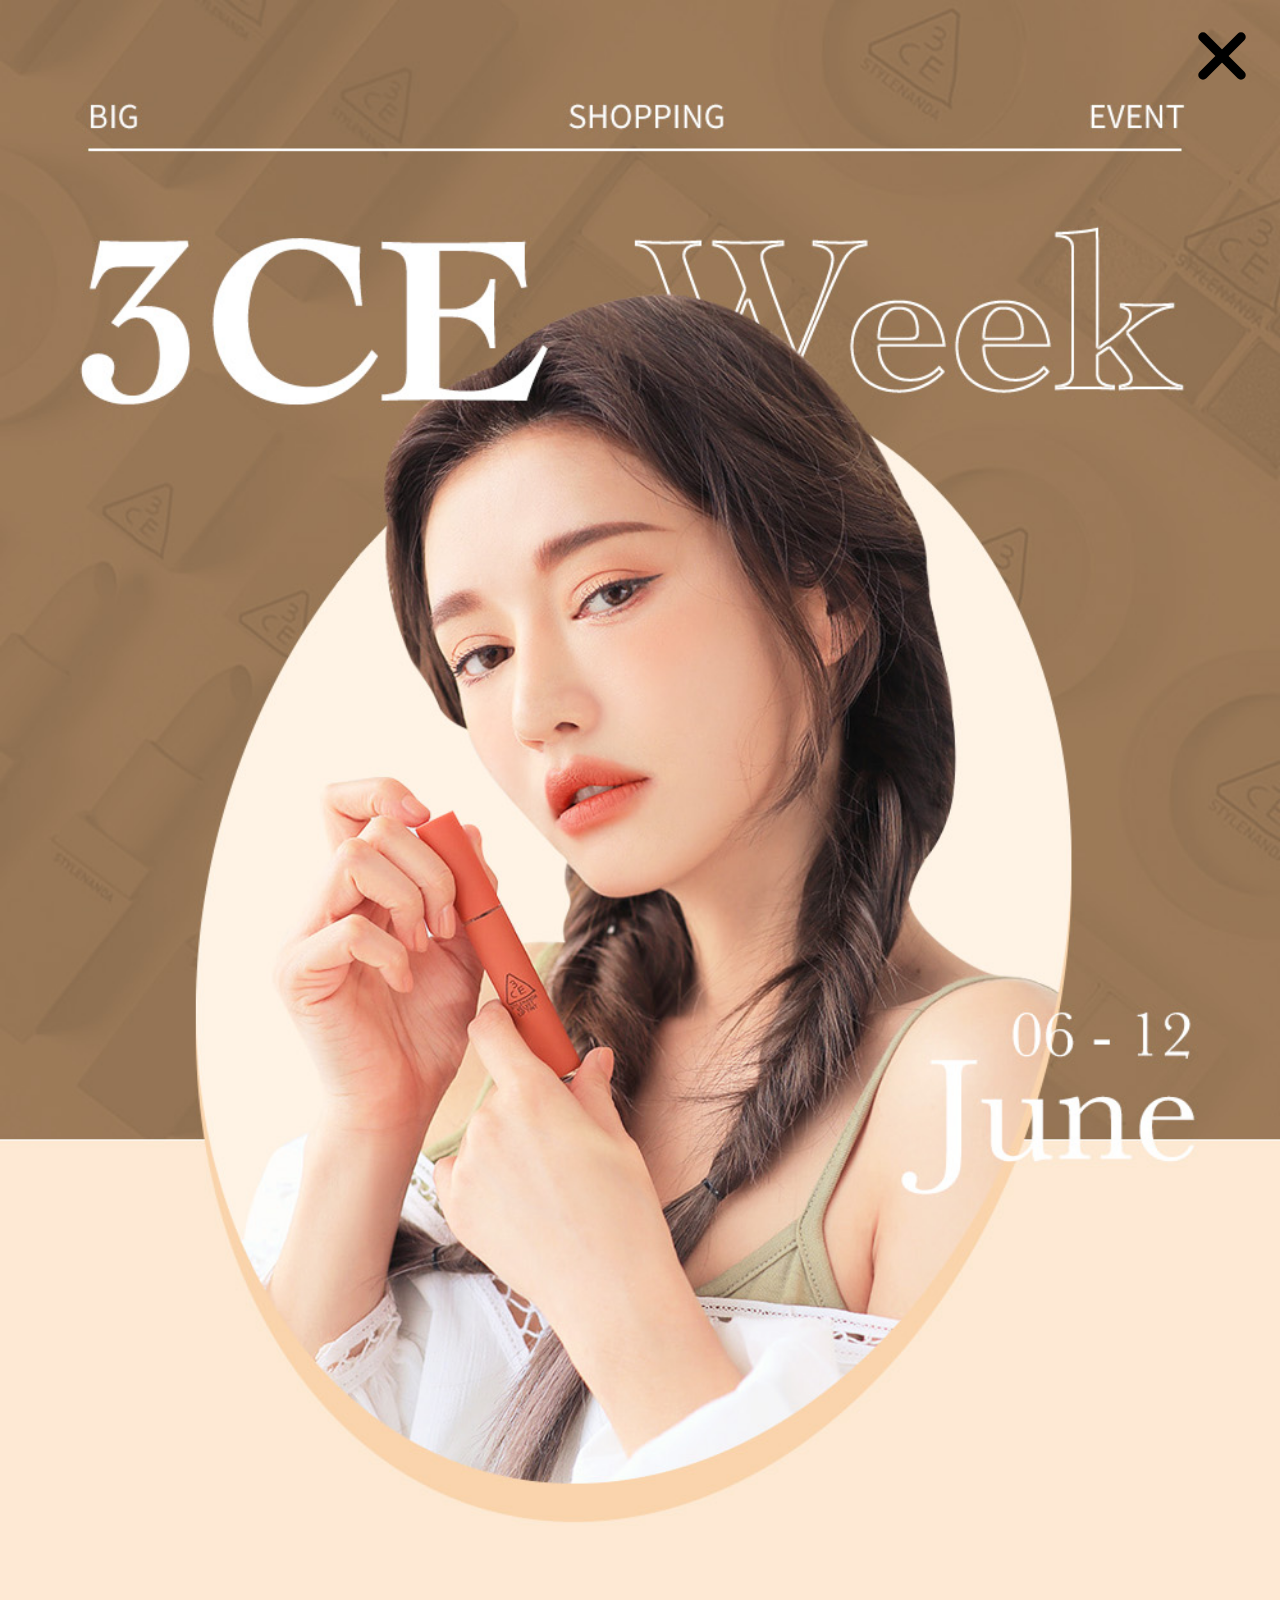
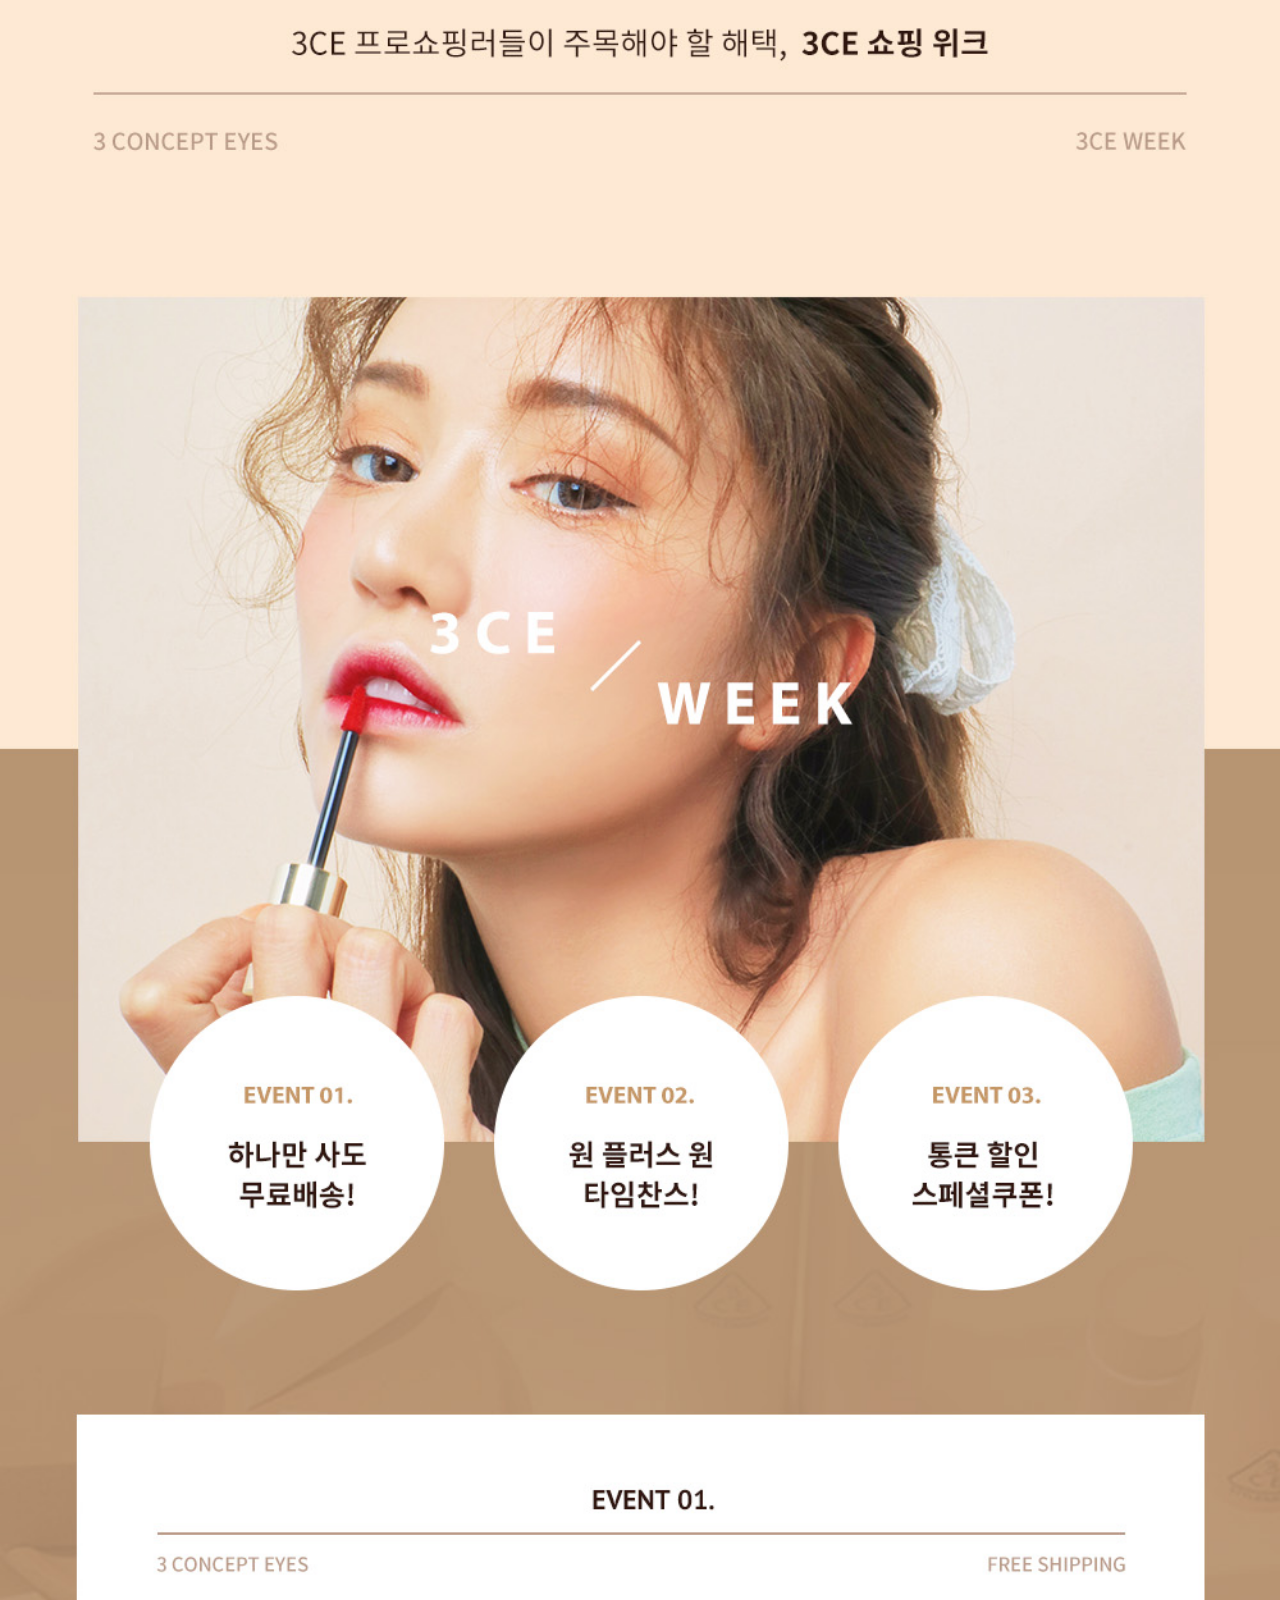
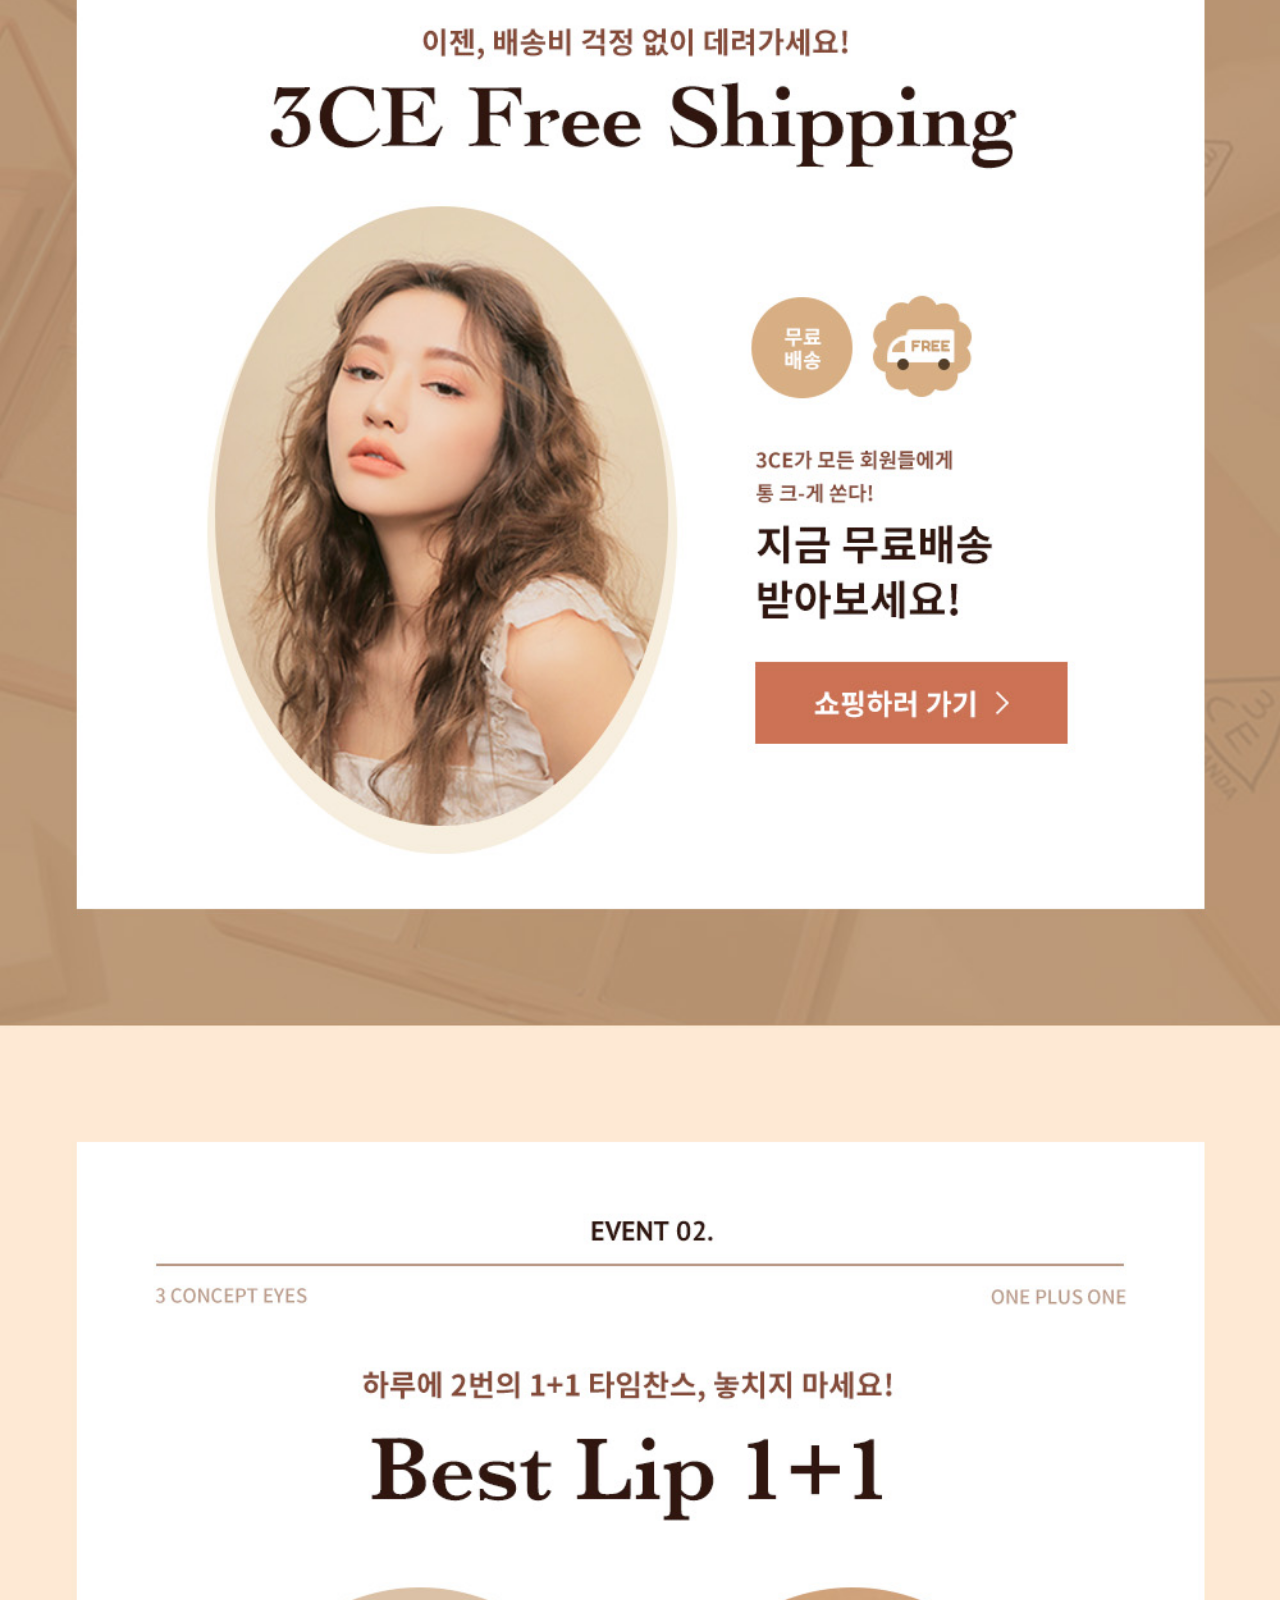
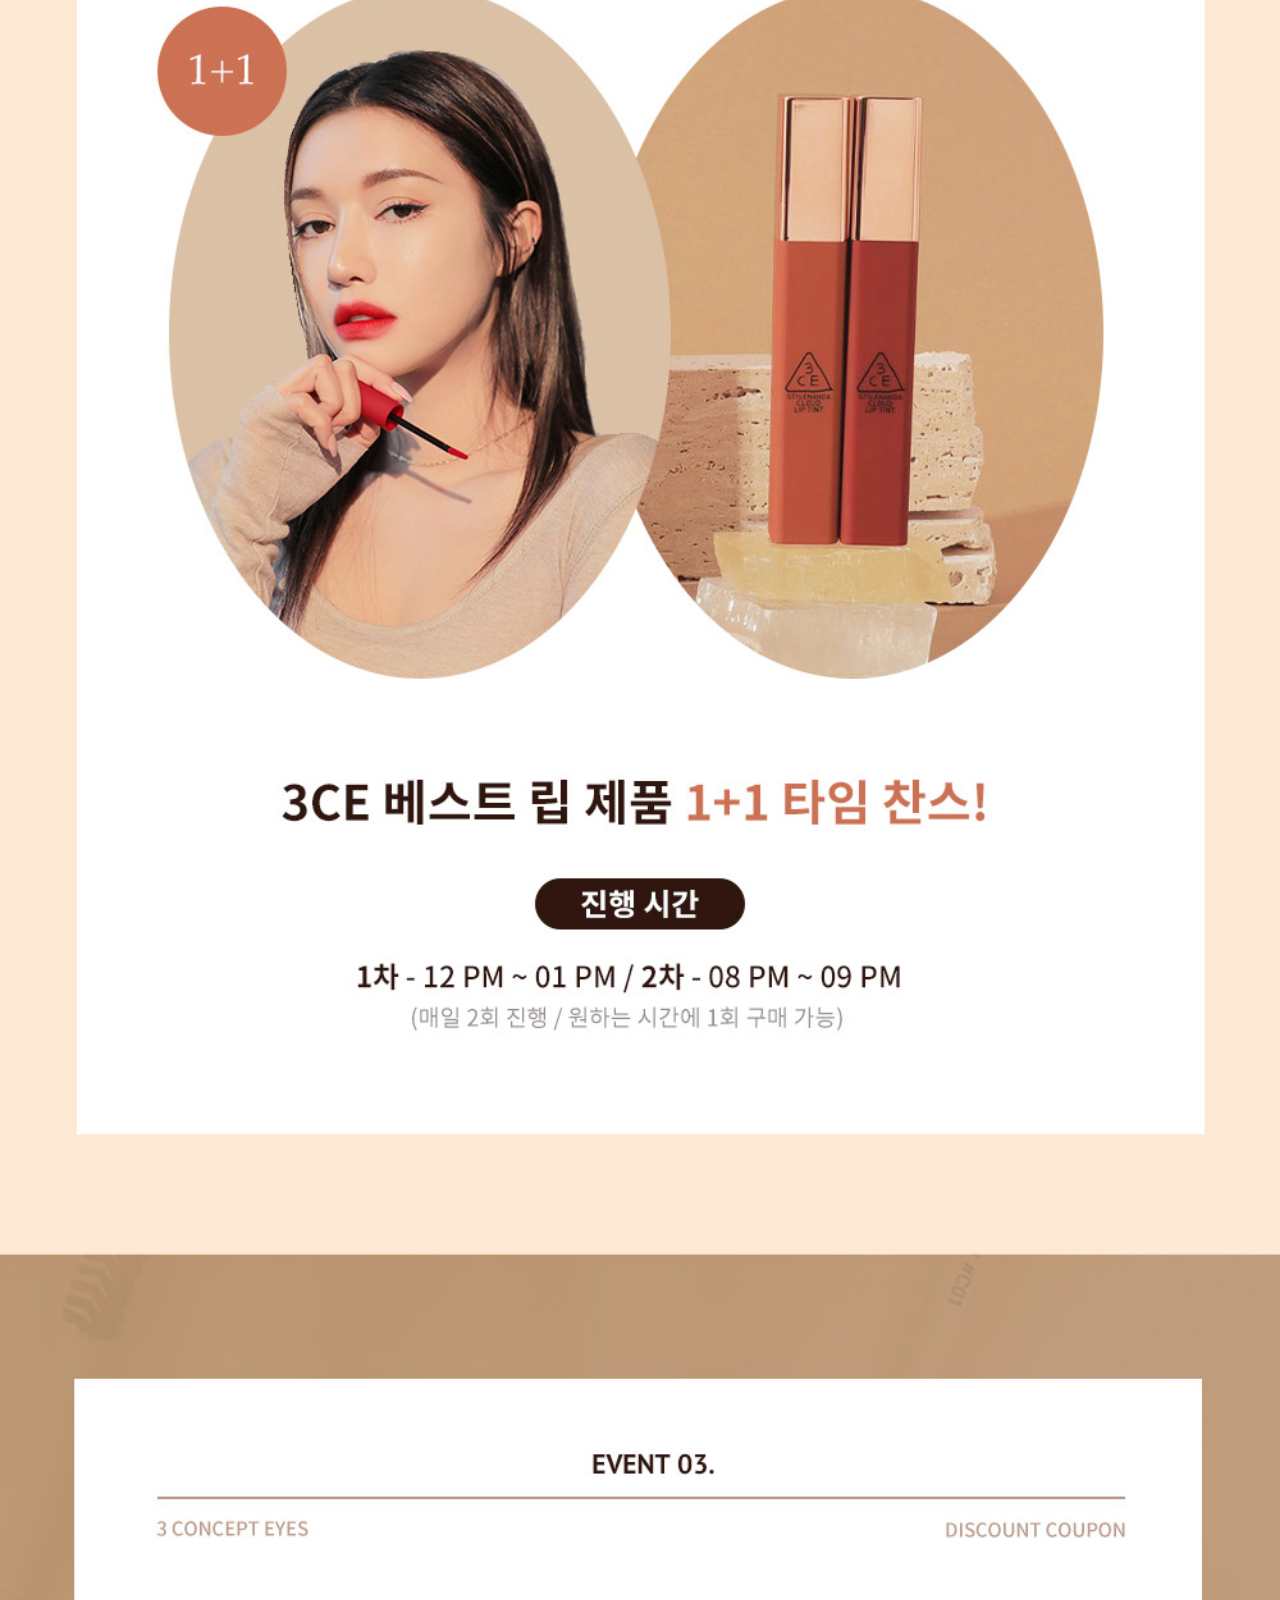
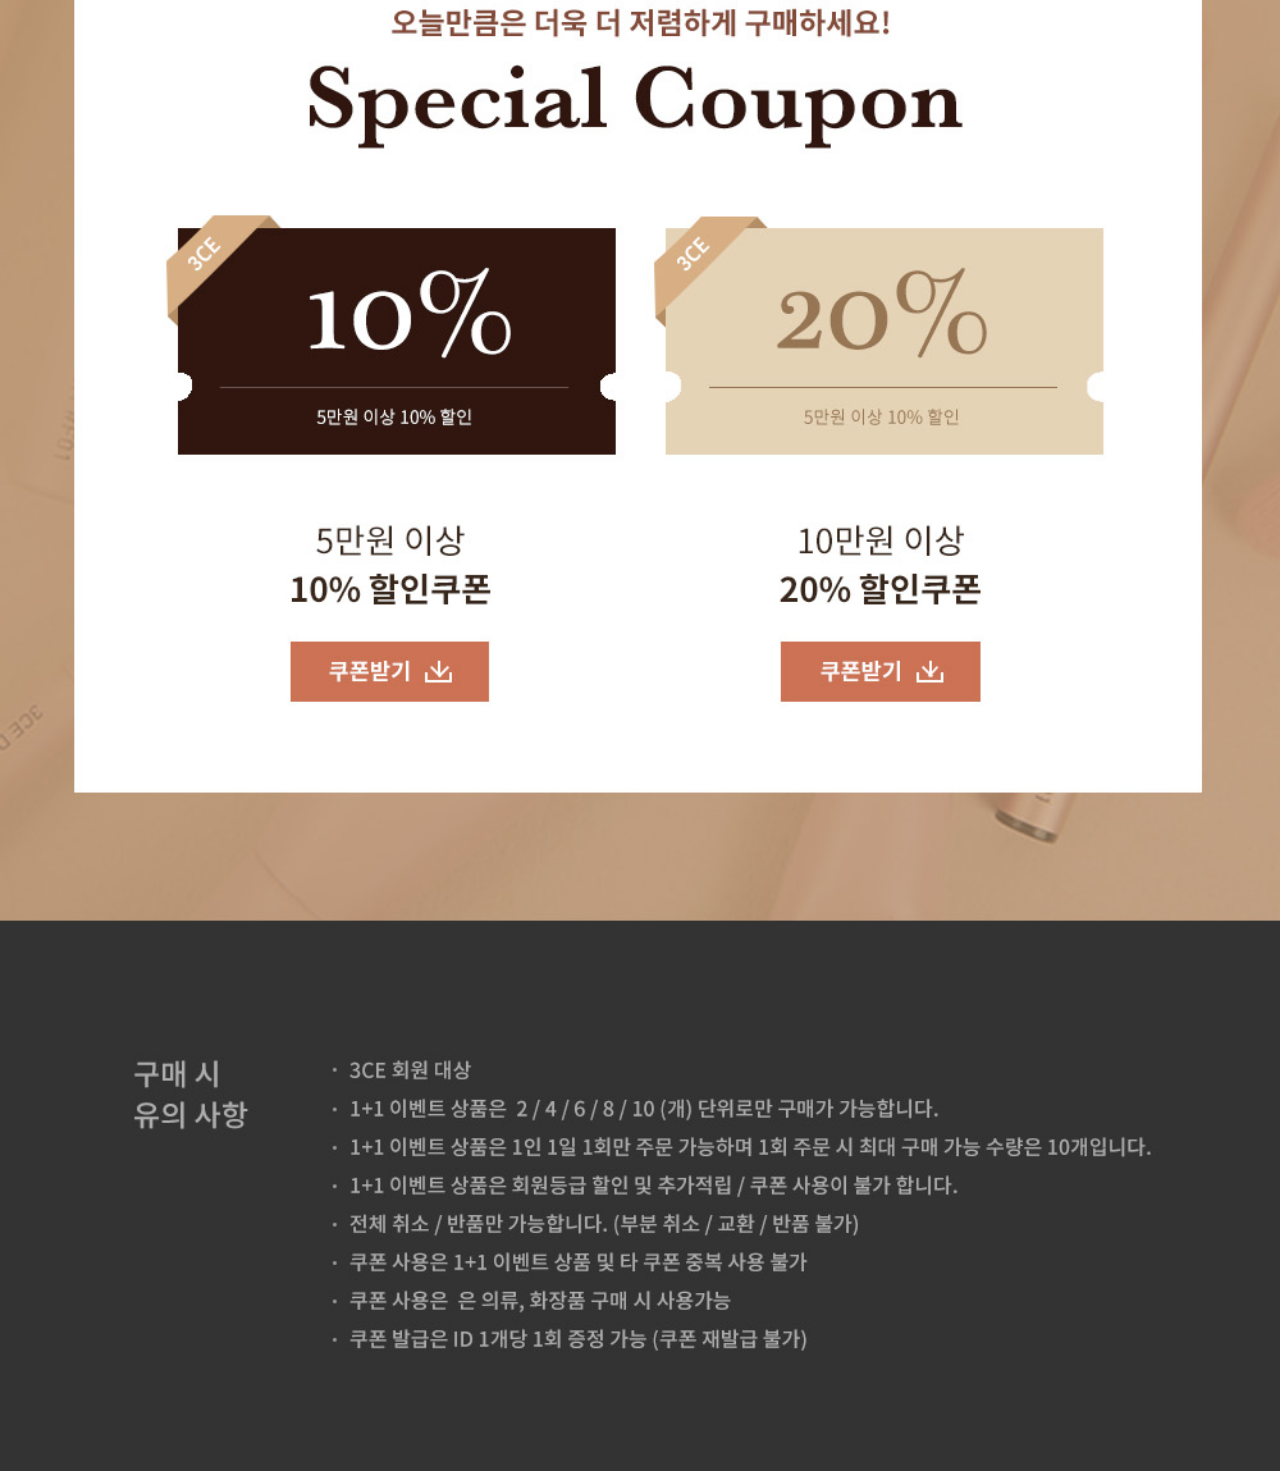
<file: 3ce.html>
<!DOCTYPE html>
<html lang="en">
<head>
    <meta charset="UTF-8">
    <meta http-equiv="X-UA-Compatible" content="IE=edge">
    <meta name="viewport" content="width=device-width, initial-scale=1.0">
    <style>
        *{
        margin:0;
        padding:0;
        }
        img{
            width: 100%;
        }
        #x{
            position: fixed;
            top:2%;
            right: 20px;
            z-index: 990;
        }
    </style>
    <title>3ce promotion</title>
</head>
<body>
    <a id="x"href="etc.html"><svg xmlns="http://www.w3.org/2000/svg" width="76" height="76" viewBox="0 0 24 24" fill="none" stroke="black" stroke-width="3" stroke-linecap="round" stroke-linejoin="round" class="feather feather-x"><line x1="18" y1="6" x2="6" y2="18"></line><line x1="6" y1="6" x2="18" y2="18"></line></svg></a>
    <img src="./img/3ce.jpg">
</body>
</html>
</file>
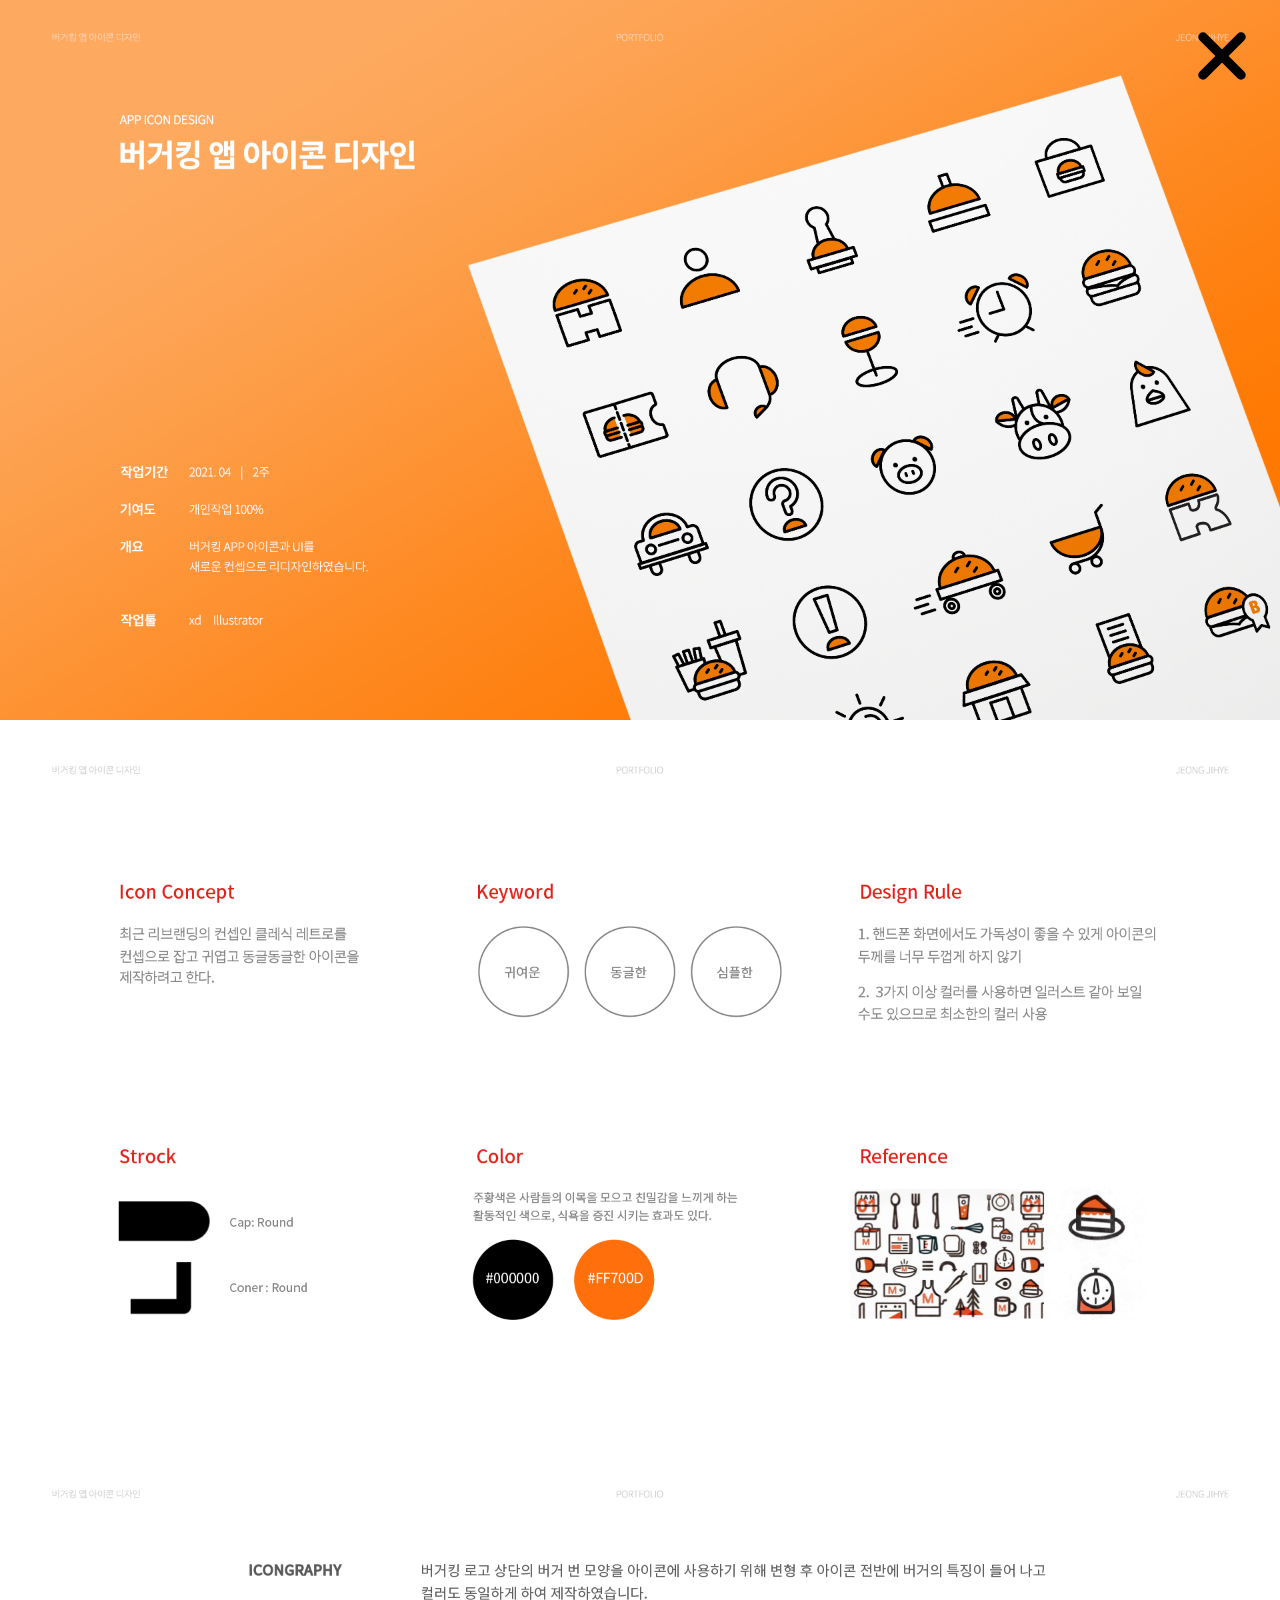
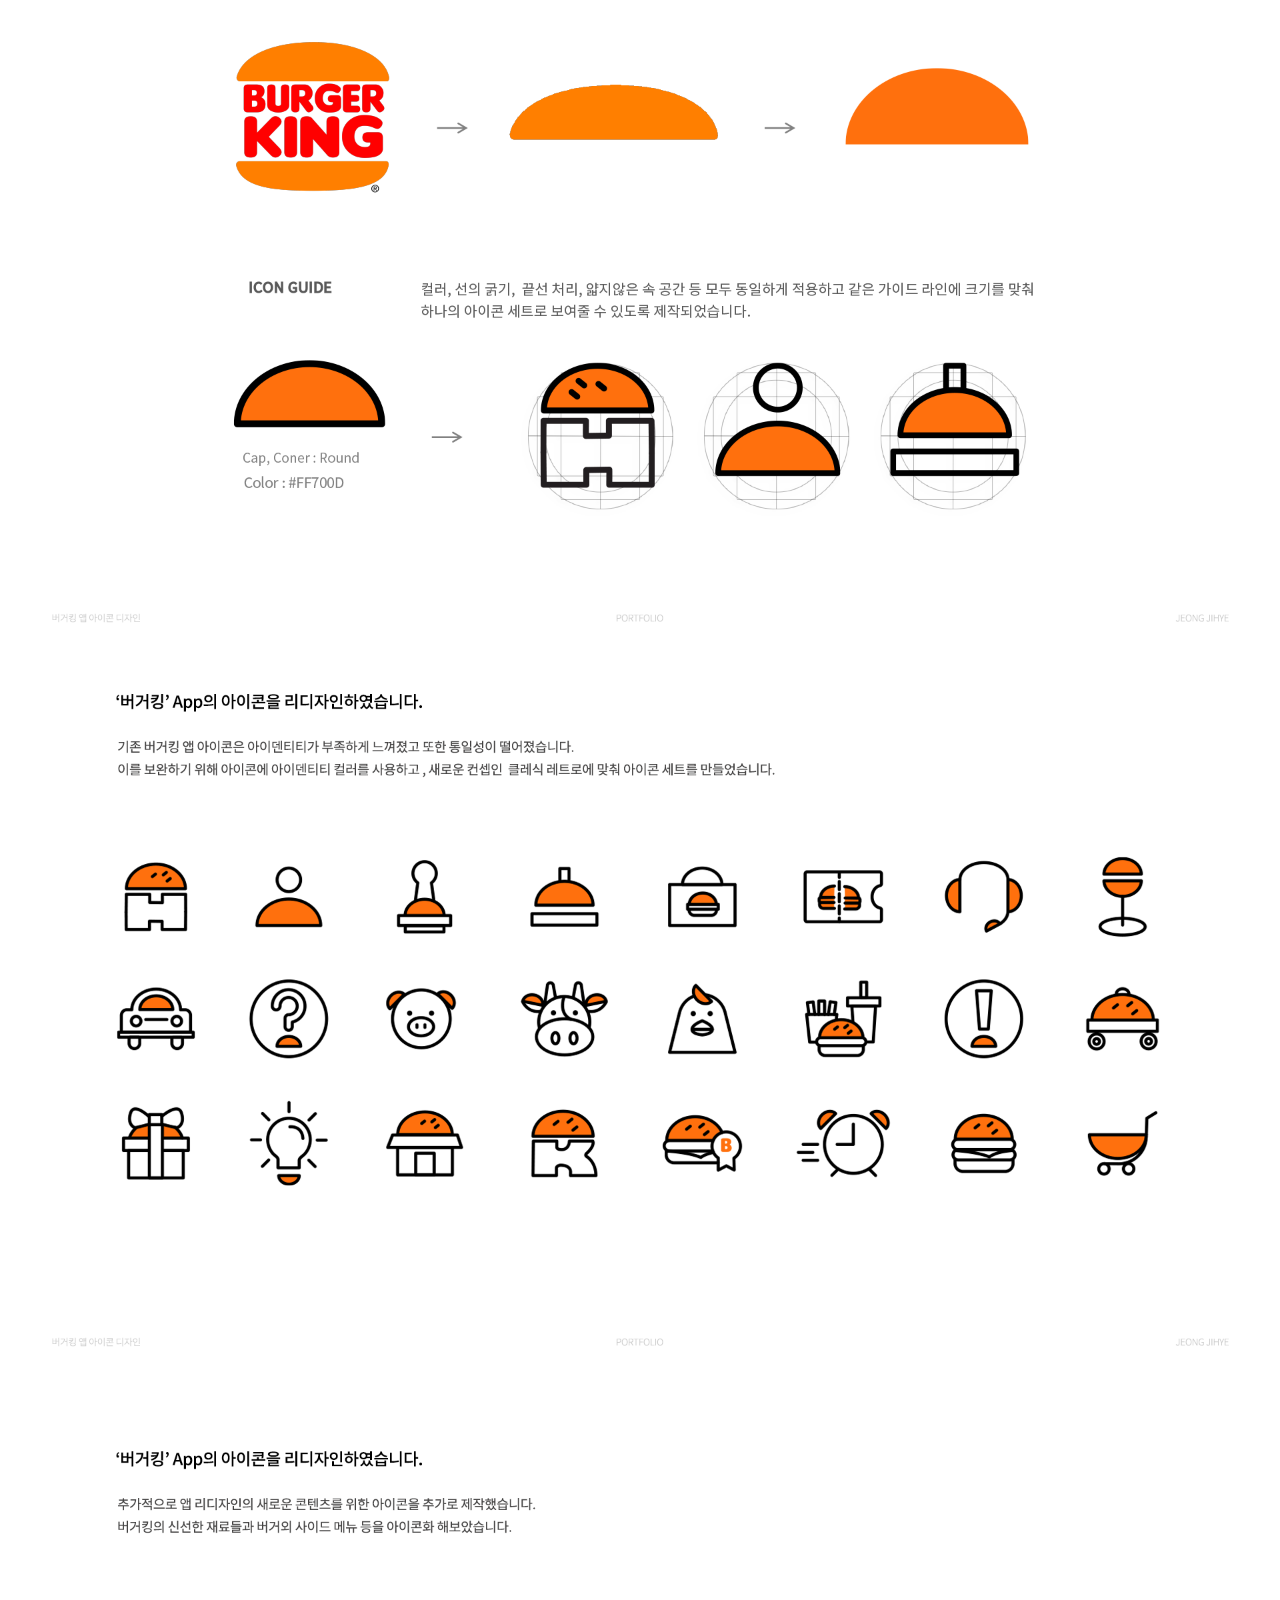
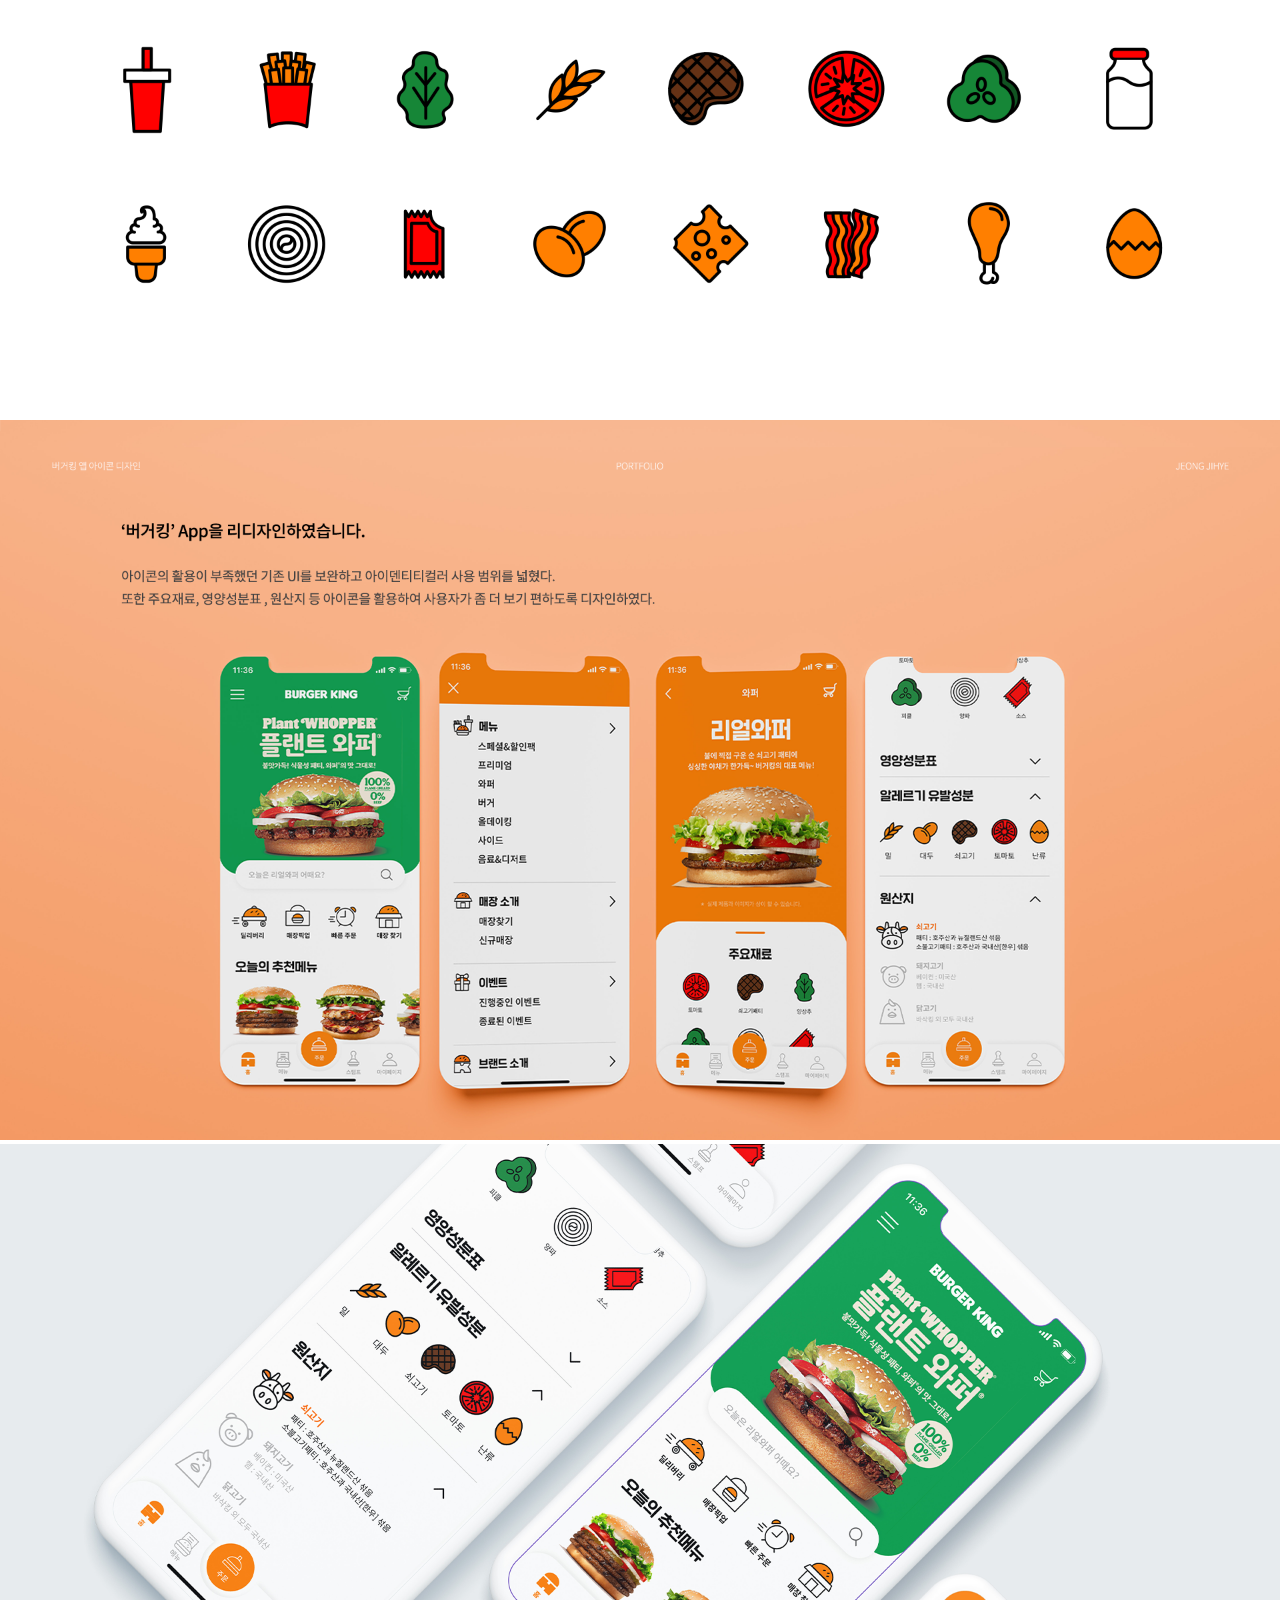
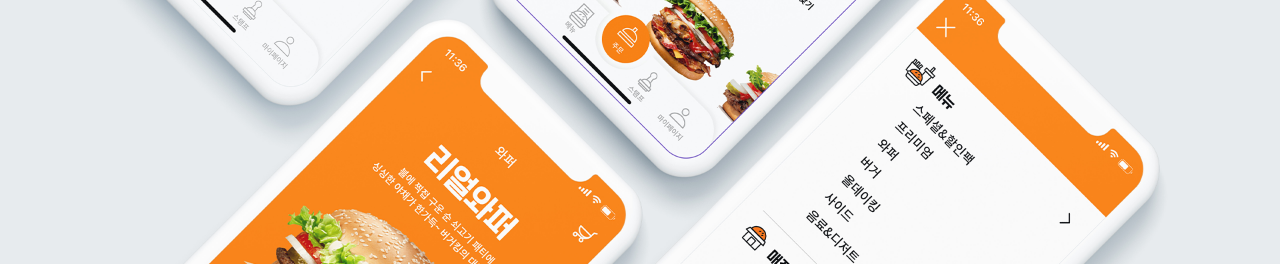
<file: burgerking.html>
<!DOCTYPE html>
<html lang="en">
<head>
    <meta charset="UTF-8">
    <meta http-equiv="X-UA-Compatible" content="IE=edge">
    <meta name="viewport" content="width=device-width, initial-scale=1.0">
    <style>
        *{
            margin:0;
            padding:0;
        }
        img{
            width: 100%;
        }
        #x{
            position: fixed;
            top:2%;
            right: 20px;
            z-index: 990;
        }
    </style>
    <title>burgerking</title>
</head>
<body>
    <a id="x"href="uiux.html"><svg xmlns="http://www.w3.org/2000/svg" width="76" height="76" viewBox="0 0 24 24" fill="none" stroke="black" stroke-width="3" stroke-linecap="round" stroke-linejoin="round" class="feather feather-x"><line x1="18" y1="6" x2="6" y2="18"></line><line x1="6" y1="6" x2="18" y2="18"></line></svg></a>
    <img src="./img/b1.png">
    <img src="./img/b2.png">
    <img src="./img/b3.png">
    <img src="./img/b4.png">
    <img src="./img/b5.png">
    <img src="./img/b6.png">
    <img src="./img/b7.png">
</body>
</html>
</file>
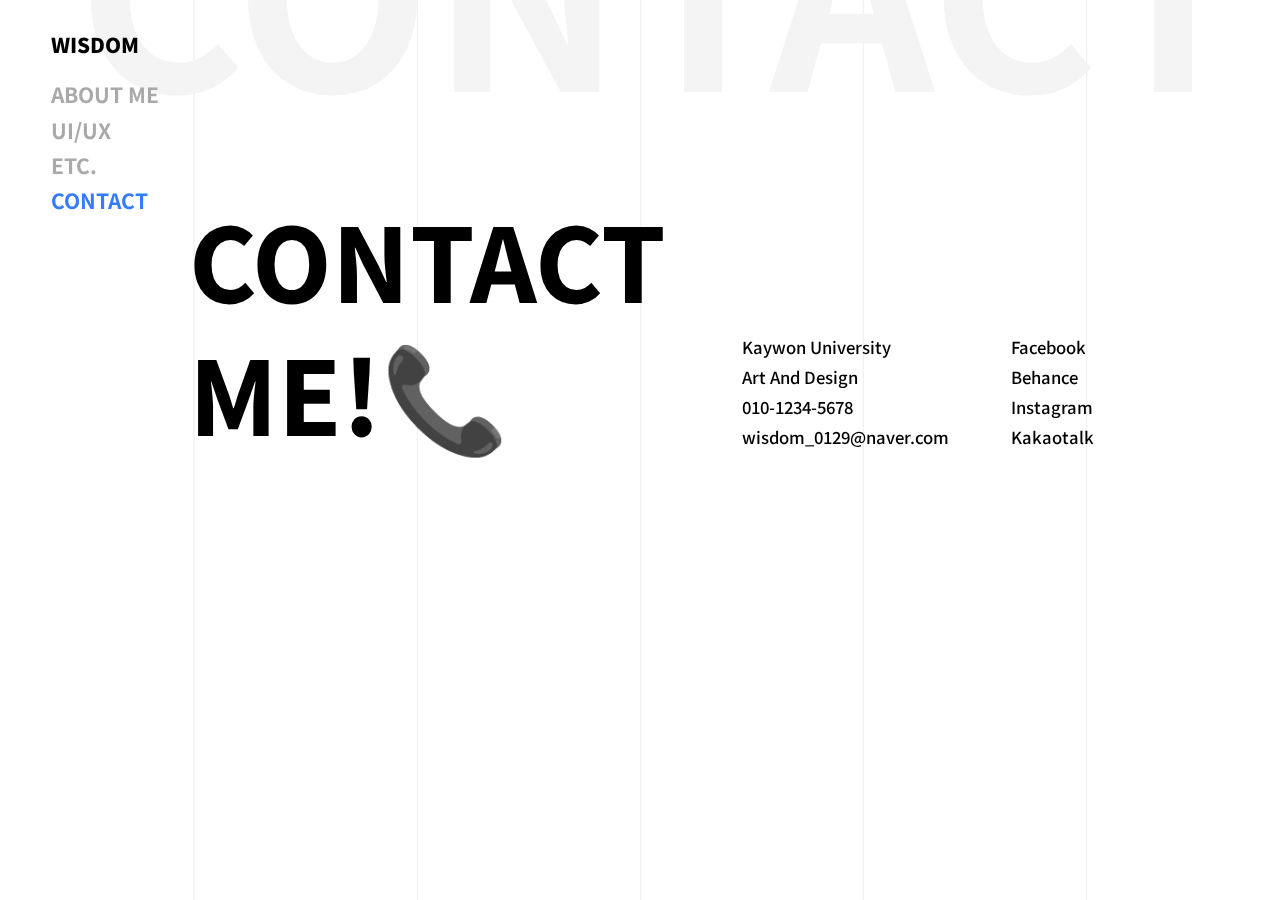
<file: contact.html>
<!DOCTYPE html>
<html lang="en">
<head>
    <meta charset="UTF-8">
    <meta http-equiv="X-UA-Compatible" content="IE=edge">
    <meta name="viewport" content="width=device-width, initial-scale=1.0">
    <link rel="stylesheet" href="./css/contact.css">
    <script src="https://code.jquery.com/jquery-3.4.1.slim.js"></script>
    <script src="js/typing.js"></script>
    <link rel="preconnect" href="https://fonts.gstatic.com">
    <link href="https://fonts.googleapis.com/css2?family=Staatliches&display=swap" rel="stylesheet">
    <link rel="preconnect" href="https://fonts.gstatic.com">
    <link href="https://fonts.googleapis.com/css2?family=Noto+Sans+KR:wght@100;300;400;500;700;900&family=Staatliches&display=swap" rel="stylesheet">
    <title>CONTACT</title>
</head>
<body>
    
    <img id="background" src="./img/line.jpg">
    <div id="wrap">
        <nav>
            <ul>
                <li><a id="logo" href="index.html">WISDOM</a></li>
                <li class="nav_sub" id="nav_about"><a href="about_me.html"> ABOUT ME</a></li>
                <li class="nav_sub" id="nav_uiux"><a href="uiux.html">UI/UX</a></li>
                <li class="nav_sub"><a href="etc.html">ETC.</a></li>
                <li class="nav_sub" id="nav_contact"><a href="contact.html">CONTACT</a></li>
            </ul>
        </nav>
        
        <div class="typing-txt"> 
            <ul>
            <li>CONTACT</li>
            <li>ME!📞</l>
            </ul>
        </div> 
        <div class="typing">
            <ul>
            <li></li>
            <li></li>
            </ul>
        </div> 
        <h1>CONTACT</h1>
        <div id="texts">
            <div id="text1">
                <span>Kaywon University<br>Art And Design<br>010-1234-5678 <br> wisdom_0129@naver.com<br></span>
            </div>
            <div id="text2">
                <p><a href="https://www.facebook.com/" target="blank">Facebook</a></p>
                <p><a href="https://www.behance.net/" target="blank">Behance</a></p>
                <p><a href="https://www.instagram.com/" target="blank">Instagram</a></p>
                <p><a href="https://www.kakaocorp.com/page/service/service/KakaoTalk"target="blank">Kakaotalk</a></p>
            </div>
        </div>
    </div>
 
</body>
</html>
</file>
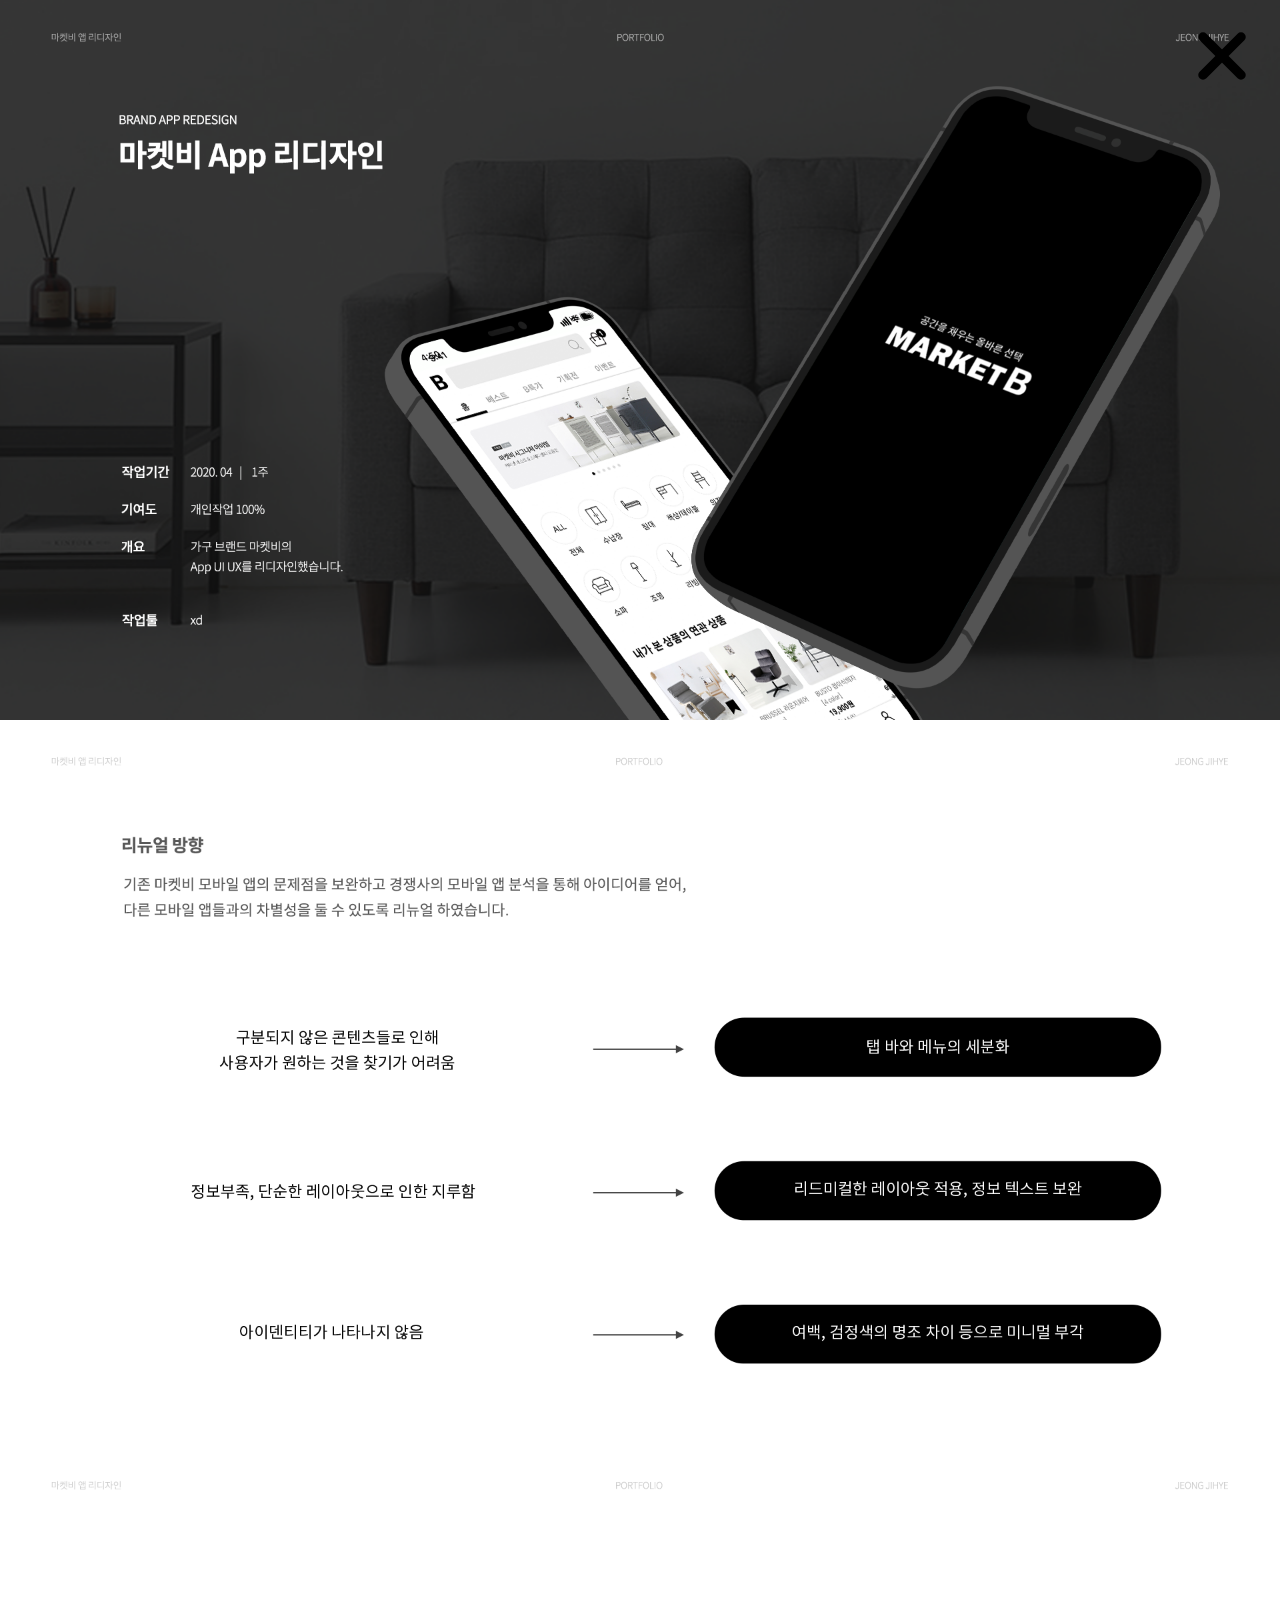
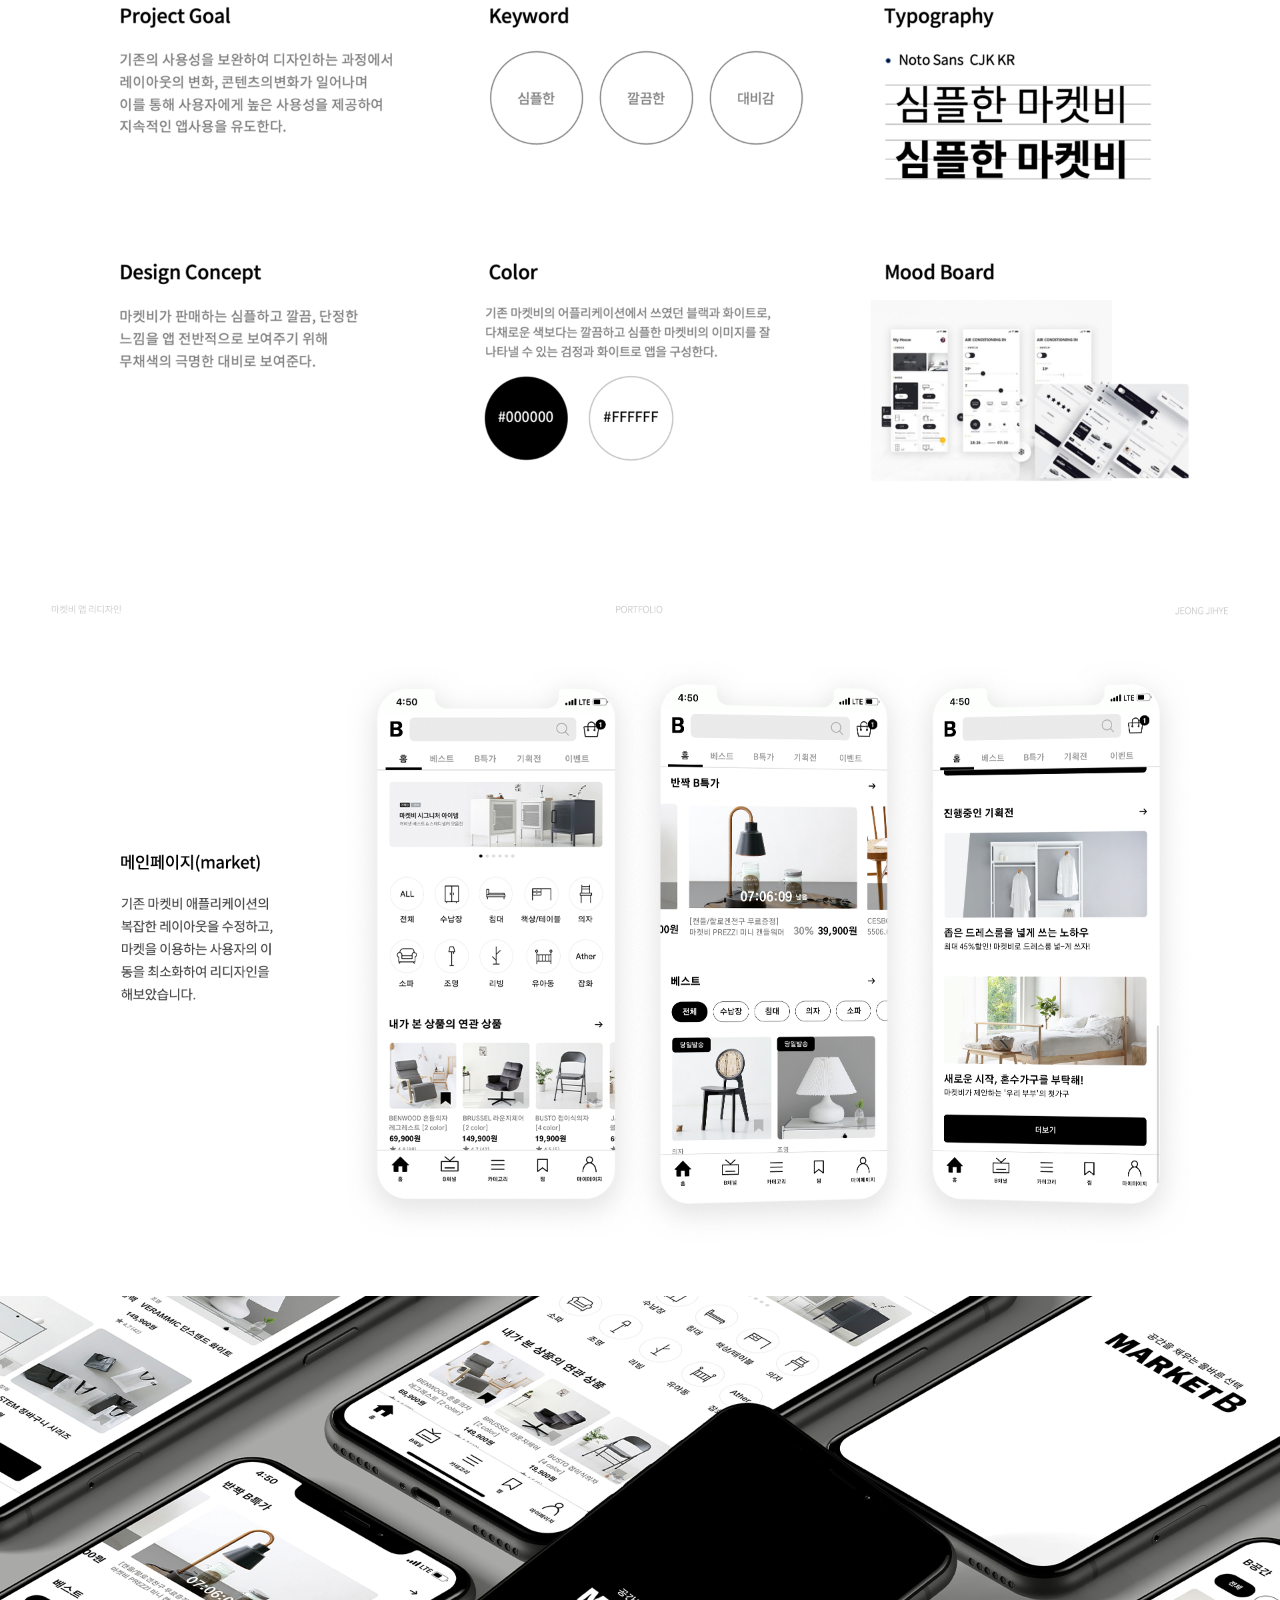
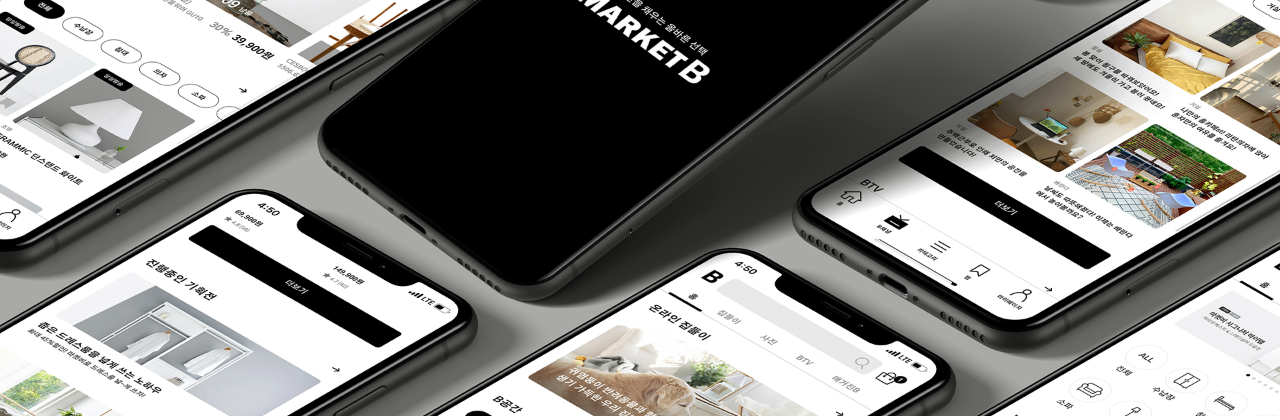
<file: maeketb.html>
<!DOCTYPE html>
<html lang="en">
<head>
    <meta charset="UTF-8">
    <meta http-equiv="X-UA-Compatible" content="IE=edge">
    <meta name="viewport" content="width=device-width, initial-scale=1.0">
    <title>Market B</title>
    <style>
                *{
            margin:0;
            padding:0;
        }
        img{
            width: 100%;
        }
        #x{
            position: fixed;
            top:2%;
            right: 20px;
            z-index: 990;
        }
    </style>
</head>
<body>
    <a id="x"href="uiux.html"><svg xmlns="http://www.w3.org/2000/svg" width="76" height="76" viewBox="0 0 24 24" fill="none" stroke="black" stroke-width="3" stroke-linecap="round" stroke-linejoin="round" class="feather feather-x"><line x1="18" y1="6" x2="6" y2="18"></line><line x1="6" y1="6" x2="18" y2="18"></line></svg></a>
    <img src="./img/m1.png">
    <img src="./img/m2.png">
    <img src="./img/m3.png">
    <img src="./img/m4.png">
    <img src="./img/m5.png">

</body>
</html>
</file>
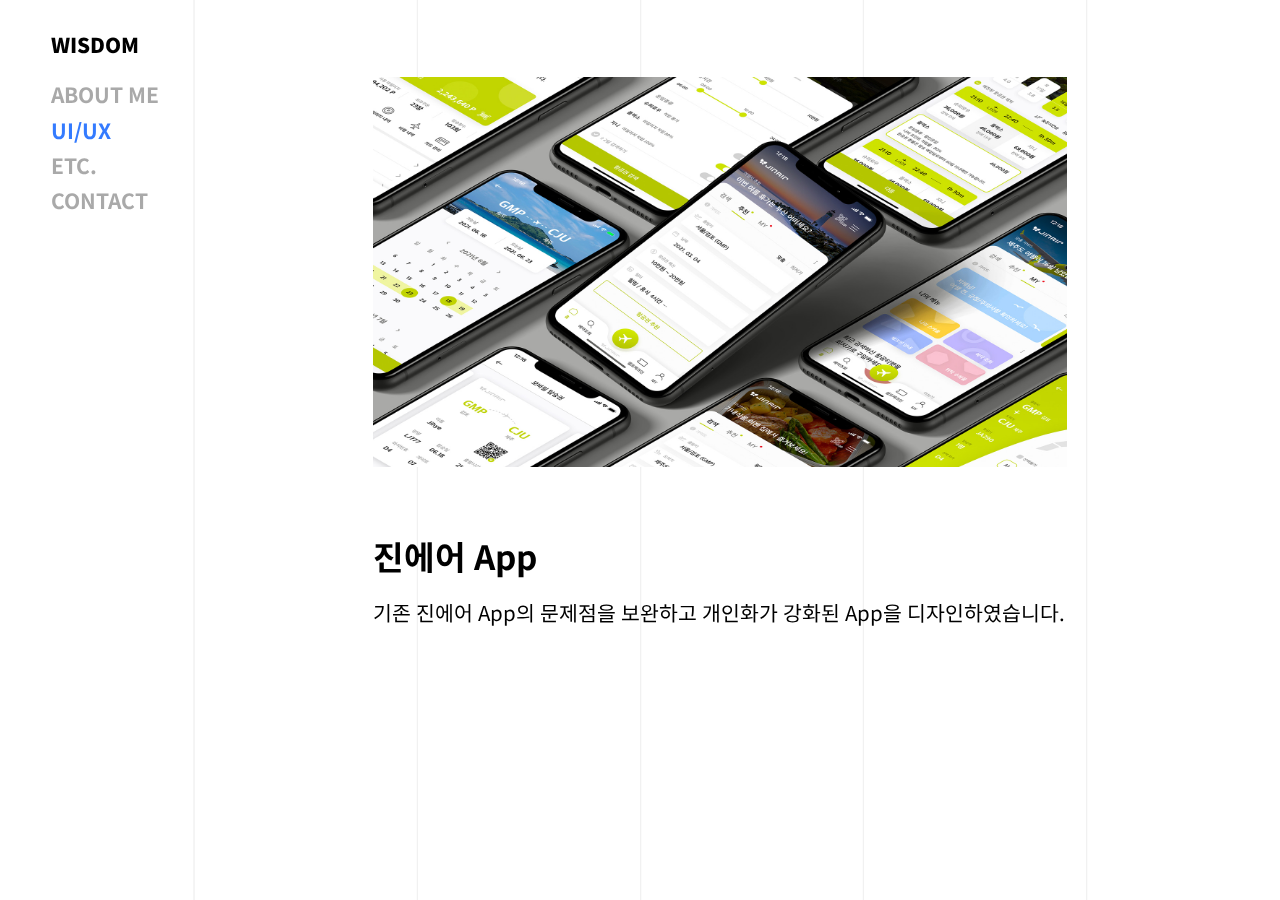
<file: uiux.html>
<!DOCTYPE html><!--21961103 정지혜-->
<html lang="en">
<head>
    <meta charset="UTF-8">
    <meta http-equiv="X-UA-Compatible" content="IE=edge">
    <meta name="viewport" content="width=device-width, initial-scale=1.0">
    <link rel="preconnect" href="https://fonts.gstatic.com">
    <link rel="stylesheet" href="./css/uiux.css">
    <link href="https://fonts.googleapis.com/css2?family=Staatliches&display=swap" rel="stylesheet">
    <link rel="preconnect" href="https://fonts.gstatic.com">
    <link href="https://fonts.googleapis.com/css2?family=Noto+Sans+KR:wght@100;300;400;500;700;900&family=Staatliches&display=swap" rel="stylesheet">
    <title>UIUX</title>
    <script>
        (function() {
        function scrollHorizontally(e) {
            e = window.event || e;
            var delta = Math.max(-1, Math.min(1, (e.wheelDelta || -e.detail)));
            document.documentElement.scrollLeft -= (delta*40);
            document.body.scrollLeft -= (delta*40);
            e.preventDefault();
        }
        if (window.addEventListener) {
            window.addEventListener("mousewheel", scrollHorizontally, false);
            window.addEventListener("DOMMouseScroll", scrollHorizontally, false);
        } else {
            window.attachEvent("onmousewheel", scrollHorizontally);
        }
        })();
    </script>
</head>
<body>

    <img id="background" src="./img/line.jpg">
    <div id="wrap">
        <nav>
            <ul>
                <li><a id="logo" href="index.html">WISDOM</a></li>
                <li class="nav_sub" id="nav_about"><a href="about_me.html"> ABOUT ME</a></li>
                <li class="nav_sub" id="nav_uiux"><a href="uiux.html">UI/UX</a></li>
                <li class="nav_sub"><a href="etc.html">ETC.</a></li>
                <li class="nav_sub"><a href="contact.html">CONTACT</a></li>
            </ul>
        </nav>
        <div id="content1">
            <img src="./img/clear.png" width="100%">
        </div>
        <div class="contents" id="content2">
            <a href="jinair.html"><img src="./img/uiux1.jpg" width="120%"></a>
            <h2>진에어 App</h2>
            <p>기존 진에어 App의 문제점을 보완하고 개인화가 강화된 App을 디자인하였습니다.</p>
        </div>
        <div class="contents" id="content3">
            <a href="burgerking.html" target="_blank"><img src="./img/uiux2.jpg" width="120%"></a>
            <h2>버거킹 App Icon</h2>
            <p>버거킹의 App에서 사용되는 Icon을 아이덴티티를 살린 아이콘을 제작하였습니다.</p>
        </div>
        <div class="contents" id="content4">
            <a href="maeketb.html">><img src="./img/uiux3.jpg" width="120%"></a>
            <h2>마켓비 App</h2>
            <p>기존의 문제점을 보완하여 사용자가 더 편리하게 이용할 수 있도록 디자인하였습니다.</p>
        </div>
        <div class="contents" id="content5">
            <a href="https://wisdom0129.github.io/" target="_blank"><img src="./img/uiux4.jpg" width="120%"></a>
            <h2>3CE Web</h2>
            <p>3CE의 아이덴티티를 부각 시킬 수 있는 Web을 디자인 및 구현하였습니다.</p>
        </div>
        <div class="contents" id="content6">
            <a href="tvn.html"><img src="./img/uxui5.jpg" width="120%"></a>
            <h2>tvN Web</h2>
            <p>tvN의 톡톡튀는 아이덴티티를 살리고 편리한 웹 환경을 고려하여 디자인하였습니다.</p>
        </div>
        <div id="content7">
            <img src="./img/clear.png" width="10px">
        </div>
    </div>

    <div id="circle1"></div>
    <div id="circle2"></div>
</body>
</html>
</file>
<file: css/contact.css>
*{
    margin:0;
    padding:0;
    font-family: 'Noto Sans KR', sans-serif;
}

html{
    font-size: 15px;
}
body{
    height: 100%;
    width: 100%;
    overflow-x:hidden;
    overflow-y:scroll;
}
#wrap{
    width: 100%;
    display: flex;
    flex-direction: row;
    flex-wrap: wrap;
}
#background{
    position: fixed;
    z-index: -999;
    opacity: 30%;
    width: 100%;
    height: 100vh;
}
nav a{
    text-decoration: none;
    color:black;
}

#logo{
    font-family: 'Noto Sans KR', sans-serif;
    font-weight: 900;
    font-size: 1.6vw;
    color:rgb(0, 0, 0);
    text-decoration: none;
}
nav{
    position: fixed;
    top:2.3vw;
    left: 4vw;
        z-index: 990;
}
.nav_sub{
    font-family: 'Noto Sans KR', sans-serif;
    font-weight: 700;
    font-size: 1.4em;
    padding-top: 0.4vw;

}
.nav_sub a{
    color:rgb(169, 169, 169);
}
#nav_about{
    padding-top: 20px;
}
#nav_contact a{
    color:rgb(52, 123, 255);
}
nav ul li{
    list-style: none;
}
h1{
    font-size: 20vw;
    position: absolute;
    top:-16vw;
    left: 6vw;
    z-index: -900;
    color:rgb(244, 244, 244)
}
.typing li{
    font-size: 8vw;
    line-height: 1.3;
    font-weight: 800;
}
.typing{
    margin-top: 15%;
    margin-left: 14.8vw;
}


.typing-txt{display: none;}
ul{list-style:none;}
.typing ul li.on {  
  display: inline-block; 
  animation-name: cursor; 
  animation-duration: 0.4s; 
  animation-iteration-count:infinite;
} 
@keyframes cursor{ 
  0%{border-right: 1px solid #fff} 
  50%{border-right: 1px solid #000} 
  100%{border-right: 1px solid #fff} 
}
#texts{
    display: flex;
    flex-direction: row;
    font-size: 1.3vw;
    font-weight: 500;
}
#text1{
    position: absolute;
    top:26vw;
    left: 58vw;
    margin-right: 40px;
    line-height: 1.8;
}
#text2{
    position: absolute;
    top:26vw;
    left: 79vw;
    line-height: 1.8;
}
#text2 a:hover{
    text-decoration: underline black 4px;
    font-weight: 700;
}
#text2 a{
    color:black;
    text-decoration: none;
}
</file>
<file: css/uiux.css>
*{
    margin:0;
    padding:0;
    font-family: 'Noto Sans KR', sans-serif;
}

html{
    font-size: 15px;
}
body{
    height: 100%;
    width: 100%;
    overflow-y:hidden;
    overflow-x:scroll;
}
#wrap{
    width: 6000px;
    height: 100vh;
    display: flex;
    flex-direction: row;
    align-items: center;
    justify-content: center;

}
#background{
    position: fixed;
    z-index: -999;
    opacity: 30%;
    width: 100%;
    height: 100vh;
}
nav a{
    text-decoration: none;
    color:black;
}

#logo{
    font-family: 'Noto Sans KR', sans-serif;
    font-weight: 900;
    font-size: 1.6vw;
    color:rgb(0, 0, 0);
    text-decoration: none;
}
nav{
    position: fixed;
    top:2.3vw;
    left: 4vw;
    z-index: 990;
}
.nav_sub{
    font-family: 'Noto Sans KR', sans-serif;
    font-weight: 700;
    font-size: 1.4em;
    padding-top: 0.4vw;

}
.nav_sub a{
    color:rgb(169, 169, 169);
}
#nav_about{
    padding-top: 20px;
}
#nav_uiux a{
    color:rgb(52, 123, 255);
}
nav ul li{
    list-style: none;
}
.contents{
    margin-right: 20vw;
}
 #content1{
     margin-right: 8vw;
 } 
 #content2{
    align-self: flex-start;
    margin-top: 6vw;
    animation-name: bounce;
    animation-duration: 5s;
    animation-iteration-count: infinite;
    animation-fill-mode:backwards;
    animation-timing-function: ease-in-out;
 }
 #content3{
    align-self: flex-end;
    margin-bottom: 3vw;
    animation-name: bounce;
    animation-duration: 3s;
    animation-iteration-count: infinite;
    animation-fill-mode:backwards;
    animation-timing-function: ease-in-out;
 }
 @keyframes bounce{

    25%{
        transform: rotate(0deg) translateY(30px);
    }
    50%{
		transform: rotate(0deg) translateY(0px);
    }
    75%{
        transform: rotate(0deg) translateY(20px);
    }
    1000%{
		transform: rotate(0deg) translateY(0px);
    }
}
#content4{
    align-self: flex-start;
    margin-top: 4vw;
    animation-name: bounce;
    animation-duration: 4s;
    animation-iteration-count: infinite;
    animation-fill-mode:backwards;
    animation-timing-function: ease-in-out;
}
#content5{
    align-self: flex-end;
    margin-bottom: 5vw;
    animation-name: bounce;
    animation-duration: 3s;
    animation-iteration-count: infinite;
    animation-fill-mode:backwards;
    animation-timing-function: ease-in-out;
}

#content6{
    animation-name: bounce;
    animation-duration: 5s;
    margin-bottom: 3vw;
    animation-iteration-count: infinite;
    animation-fill-mode:backwards;
    animation-timing-function: ease-in-out;
}
.contents h2{
    font-size: 2.2vw;
    margin-top: 60px;
    margin-bottom: 15px;
    

}
.contents p{
    margin-bottom: 40px;
    font-size: 1.07vw;
    line-height: 1.7;
}

.contents img {
    -webkit-transform:scale(1);
    -moz-transform:scale(1);
    -ms-transform:scale(1); 
    -o-transform:scale(1);  
    transform:scale(1);
    -webkit-transition:.3s;
    -moz-transition:.3s;
    -ms-transition:.3s;
    -o-transition:.3s;
    transition:.3s;
}
.contents:hover img {
    -webkit-transform:scale(1.15);
    -moz-transform:scale(1.15);
    -ms-transform:scale(1.15);   
    -o-transform:scale(1.15);
    transform:scale(1.15);
}

@media only screen and (max-width: 1300px){
    .contents img{
        width: 80%;
    }
    .contents h2{
        font-size: 2.6vw;
    }
    .contents p{
        font-size: 1.6vw;
    }
}
@media only screen and (max-width: 900px){
    .contents img{
        width: 50%;
    }
    .contents h2{
        font-size: 3vw;
 
    }
    .contents p{
        font-size: 2.0vw;
    }
}
body{ -ms-overflow-style: none; }
::-webkit-scrollbar { display: none; }
</file>
